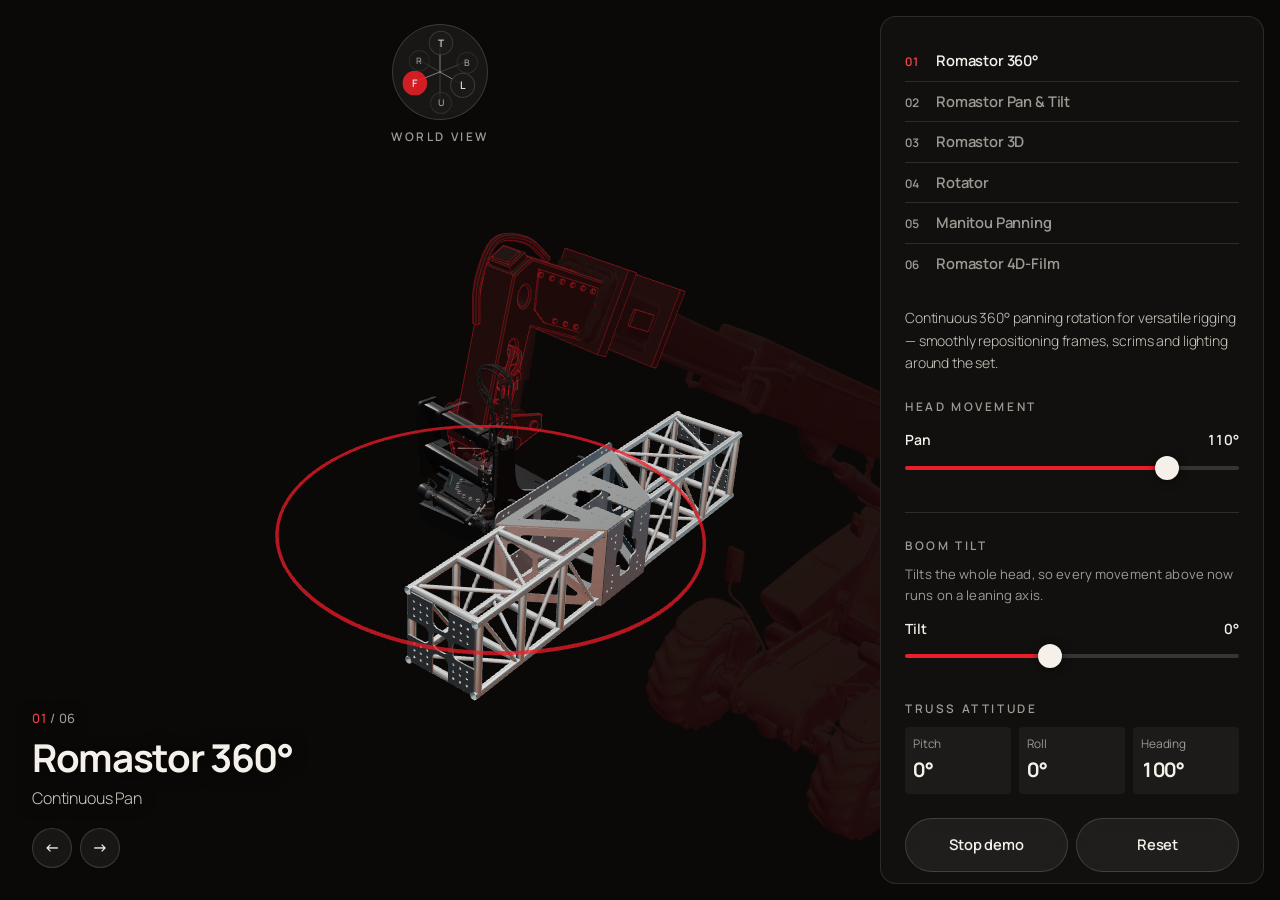
<file: aaa-telehandler-viewer/index.html>
<!doctype html>
<html lang="en-AU">
<head>
<meta charset="utf-8" />
<meta name="viewport" content="width=device-width,initial-scale=1,viewport-fit=cover" />
<title>Telehandler Attachments | All Angles Access</title>
<meta name="description" content="Cycle through the All Angles Access telehandler attachments in 3D and see how each head's movement combines with boom tilt." />
<link rel="icon" href="favicon.svg" type="image/svg+xml" />
<link rel="icon" href="favicon-32.png" sizes="32x32" type="image/png" />
<link rel="apple-touch-icon" href="apple-touch-icon.png" />
<script>
if (self !== top) {
  document.documentElement.classList.add('embedded');
  if (location.search.includes('inline')) document.documentElement.classList.add('inline');
  if (/[?&]card\b/.test(location.search)) document.documentElement.classList.add('inline', 'card');
  // Esc works from the first moment, before the viewer has loaded
  addEventListener('keydown', (e) => { if (e.key === 'Escape') parent.postMessage({ type: 'aaa-viewer:close' }, location.origin); });
}
</script>
<link rel="preconnect" href="https://fonts.googleapis.com" />
<link rel="preconnect" href="https://fonts.gstatic.com" crossorigin />
<link href="https://fonts.googleapis.com/css2?family=Manrope:wght@200;300;400;500;600;700;800&display=swap" rel="stylesheet" />
<link rel="stylesheet" href="styles.css" />
<script type="importmap">{"imports":{"three":"./vendor/three.module.js"}}</script>
</head>
<body>
<main class="app">
  <section class="stage" id="stage" aria-label="3D view of the attachment on the boom">
    <canvas id="gl" tabindex="0" aria-label="Drag to orbit, scroll or pinch to zoom"></canvas>

    <div class="loader" id="loader" role="status" aria-live="polite"><span class="bar"><i id="loaderBar"></i></span><span id="loaderText">Loading telehandler</span></div>

    <div class="world">
      <div class="gizmo" id="gizmo" role="group" aria-label="World view. Drag to rotate the view, or choose a side."><svg viewBox="0 0 96 96" aria-hidden="true"></svg></div>
      <span class="world-cap">World View</span>
    </div>

    <div class="title">
      <p class="count"><span id="idx">01</span><span class="of"> / 06</span></p>
      <h1 id="name">Romastor 360&deg;</h1>
      <p class="spec" id="spec">Continuous Pan</p>
      <div class="arrows">
        <button type="button" class="round" id="prev" aria-label="Previous attachment">&larr;</button>
        <button type="button" class="round" id="next" aria-label="Next attachment">&rarr;</button>
      </div>
    </div>
  </section>

  <aside class="panel" aria-label="Controls">
    <nav class="list" id="list" aria-label="Attachments"></nav>

    <p class="desc" id="desc"></p>

    <section class="group" aria-labelledby="fnHead">
      <h2 id="fnHead">Head movement</h2>
      <div id="funcs"></div>
    </section>

    <section class="group boom" aria-labelledby="boomHead">
      <h2 id="boomHead">Boom tilt</h2>
      <p class="note">Tilts the whole head, so every movement above now runs on a leaning axis.</p>
      <div id="boomSlot"></div>
    </section>

    <section class="attitude" aria-label="Resulting truss attitude">
      <h2>Truss attitude</h2>
      <dl>
        <div><dt>Pitch</dt><dd id="attPitch">0&deg;</dd></div>
        <div><dt>Roll</dt><dd id="attRoll">0&deg;</dd></div>
        <div><dt>Heading</dt><dd id="attHead">0&deg;</dd></div>
      </dl>
    </section>

    <div class="actions">
      <button type="button" class="btn btn-ghost" id="demo" aria-pressed="true">Stop demo</button>
      <button type="button" class="btn btn-ghost" id="reset">Reset</button>
    </div>
  </aside>
</main>
<script type="module" src="app.js"></script>
</body>
</html>
</file>
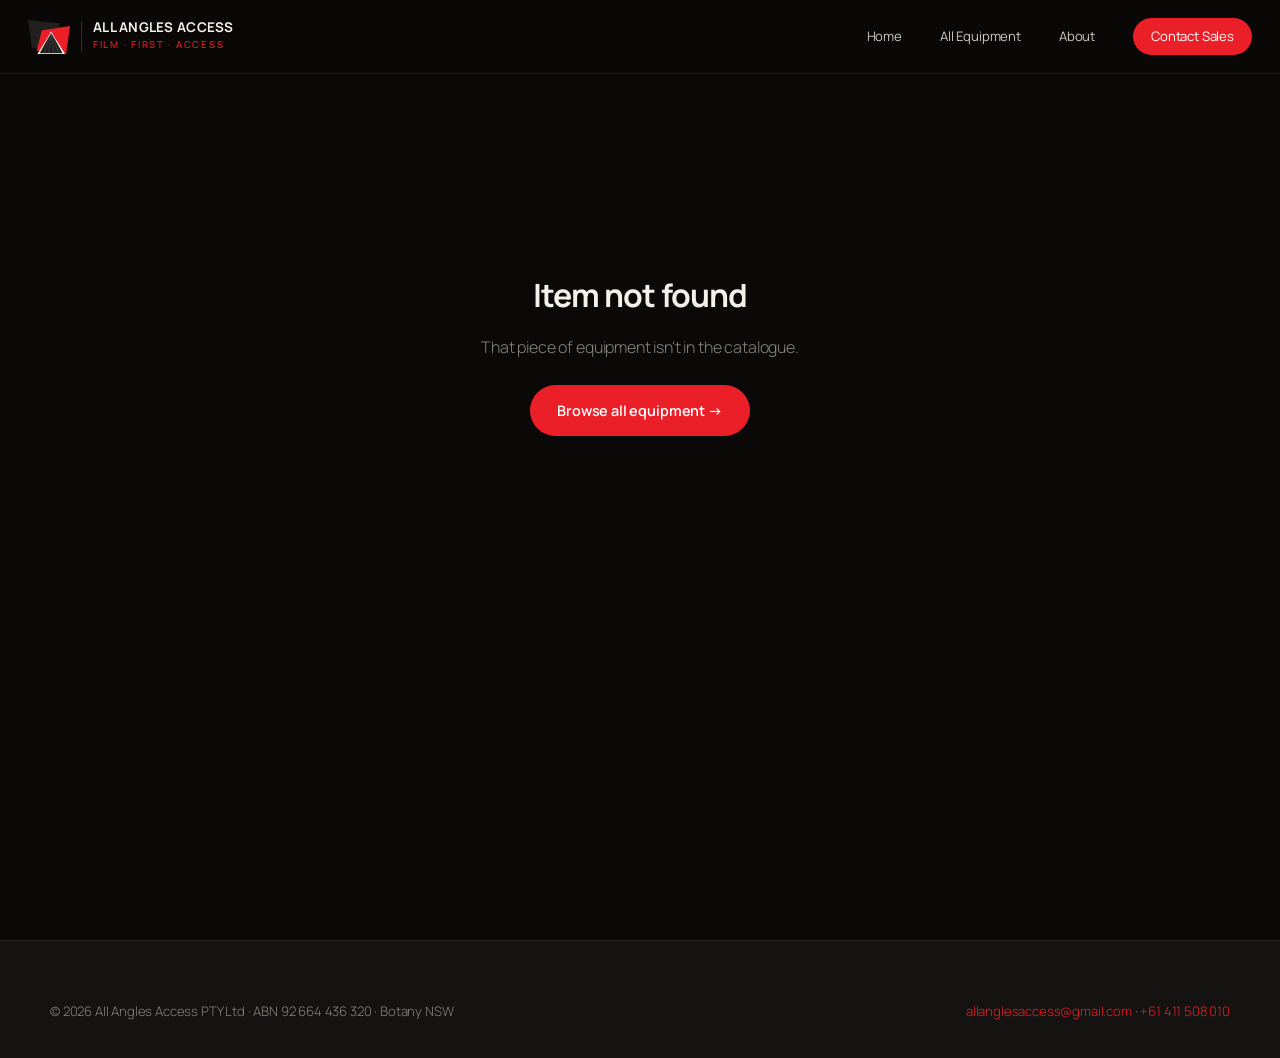
<file: item.html>
<!DOCTYPE html>
<html lang="en">
<head>
<meta charset="UTF-8" />
<meta name="viewport" content="width=device-width, initial-scale=1.0" />
<title>Equipment Detail | All Angles Access</title>
<meta name="description" content="Detailed specifications, gallery and related equipment from the All Angles Access fleet." />
<link rel="preconnect" href="https://fonts.googleapis.com" />
<link rel="preconnect" href="https://fonts.gstatic.com" crossorigin />
<link href="https://fonts.googleapis.com/css2?family=Manrope:wght@200;300;400;500;600;700;800&display=swap" rel="stylesheet" />
<style>
  :root{
    --c:#0a0908;--c1:#141312;--c2:#1d1b1a;--wb:#221F1F;
    --s:#EA1F27;--sg:rgba(234,31,39,.18);
    --p:#f5f1ea;--pd:#cfc9bf;--a:#8a857d;
    --r:rgba(245,241,234,.08);--rs:rgba(245,241,234,.16);
    --font:'Manrope',-apple-system,BlinkMacSystemFont,sans-serif;--maxw:1180px;
  }
  *{margin:0;padding:0;box-sizing:border-box}
  html{scroll-behavior:smooth;-webkit-text-size-adjust:100%}
  body{background:var(--c);color:var(--p);font-family:var(--font);font-weight:300;line-height:1.6;overflow-x:hidden;-webkit-font-smoothing:antialiased;letter-spacing:-0.01em}
  ::selection{background:var(--s);color:#fff}
  .wrap{max-width:var(--maxw);margin:0 auto;padding:0 28px}
  a{color:inherit}

  /* NAV */
  nav{position:fixed;top:0;left:0;right:0;z-index:1000;display:flex;align-items:center;justify-content:space-between;padding:18px 28px;background:rgba(10,9,8,.72);backdrop-filter:saturate(180%) blur(20px);border-bottom:1px solid var(--r)}
  nav .logo{display:flex;align-items:center;gap:11px;text-decoration:none}
  nav .logo svg{height:34px;width:auto;display:block}
  nav .logo-text{display:flex;flex-direction:column;gap:2px;border-left:1px solid var(--rs);padding-left:11px}
  nav .logo-name{font-weight:700;font-size:.84rem;letter-spacing:.02em;color:var(--p);line-height:1;text-transform:uppercase}
  nav .logo-sub{font-size:.6rem;letter-spacing:.18em;color:var(--s);text-transform:uppercase;font-weight:500}
  nav .nav-links{display:flex;gap:38px;align-items:center}
  nav .nav-links a{color:var(--pd);text-decoration:none;font-size:.82rem;font-weight:400;transition:color .3s}
  nav .nav-links a:hover,nav .nav-links a.active{color:var(--p)}
  nav .nav-cta{background:var(--s);color:#fff!important;padding:8px 18px;border-radius:980px;font-weight:600;font-size:.78rem;transition:background .3s,transform .3s}
  nav .nav-cta:hover{background:#ff2e36;transform:scale(1.04)}
  .menu-toggle{display:none;background:none;border:none;color:var(--p);cursor:pointer;font-size:1.4rem}

  .page{padding-top:110px;min-height:100vh}
  .breadcrumb{font-size:.8rem;color:var(--a);margin-bottom:30px;display:flex;gap:8px;align-items:center;flex-wrap:wrap}
  .breadcrumb a{color:var(--a);text-decoration:none;transition:color .3s}
  .breadcrumb a:hover{color:var(--s)}
  .breadcrumb .sep{color:var(--rs)}
  .breadcrumb .here{color:var(--pd)}

  /* HERO / ZOOM */
  .item-hero{display:grid;grid-template-columns:1.1fr 1fr;gap:56px;align-items:start;margin-bottom:30px}
  .stage{position:relative}
  .stage-main{aspect-ratio:4/3;border-radius:22px;overflow:hidden;border:1px solid var(--r);background:radial-gradient(circle at 50% 40%,#1c1a19 0%,#0d0c0b 100%);display:flex;align-items:center;justify-content:center;position:relative}
  .stage-main img{width:100%;height:100%;object-fit:cover;transition:opacity .4s}
  .stage-main img.contain{width:78%;height:78%;object-fit:contain;filter:drop-shadow(0 0 36px var(--sg))}
  .stage-main video{width:100%;height:100%;object-fit:cover;background:#000}
  .stage-main iframe{width:100%;height:100%;border:0}
  .stage-main .pdf-tile{display:flex;flex-direction:column;align-items:center;gap:14px;color:var(--pd)}
  .stage-main .pdf-tile svg{width:46px;height:46px;stroke:var(--s)}
  .stage-main .pdf-tile a{color:var(--s);text-decoration:none;font-weight:600;font-size:.9rem;border:1px solid var(--s);padding:8px 18px;border-radius:980px}
  .stage-nav{position:absolute;top:50%;transform:translateY(-50%);width:42px;height:42px;border-radius:50%;background:rgba(10,9,8,.6);border:1px solid var(--rs);backdrop-filter:blur(6px);color:var(--p);cursor:pointer;display:flex;align-items:center;justify-content:center;font-size:1.2rem;transition:background .3s,border-color .3s;z-index:3}
  .stage-nav:hover{background:var(--s);border-color:var(--s)}
  .stage-nav.prev{left:14px}.stage-nav.next{right:14px}
  .stage-kind{position:absolute;top:14px;left:16px;font-size:.66rem;font-weight:600;letter-spacing:.08em;text-transform:uppercase;color:#fff;background:rgba(234,31,39,.9);padding:4px 10px;border-radius:980px;z-index:3}
  .thumbs{display:flex;gap:10px;margin-top:14px;flex-wrap:wrap}
  .thumb{width:74px;height:56px;border-radius:10px;overflow:hidden;border:1px solid var(--r);cursor:pointer;position:relative;background:var(--c2);transition:border-color .3s,transform .3s;flex-shrink:0}
  .thumb:hover{transform:translateY(-2px)}
  .thumb.active{border-color:var(--s)}
  .thumb img{width:100%;height:100%;object-fit:cover}
  .thumb .play{position:absolute;inset:0;display:flex;align-items:center;justify-content:center;background:rgba(10,9,8,.45);color:#fff;font-size:.9rem}

  .info .brand-chip{display:inline-block;font-size:.7rem;font-weight:600;letter-spacing:.08em;text-transform:uppercase;color:#fff;background:var(--s);padding:5px 12px;border-radius:980px;margin-bottom:18px}
  .info .cat{font-size:.8rem;color:var(--a);letter-spacing:.04em;margin-bottom:10px;text-transform:uppercase}
  .info h1{font-weight:700;font-size:clamp(2rem,4.5vw,3.2rem);line-height:1.02;letter-spacing:-0.035em;margin-bottom:14px}
  .info .headline-spec{color:var(--s);font-size:1.05rem;font-weight:500;margin-bottom:24px}
  .info .long{color:var(--pd);font-size:1.05rem;font-weight:300;line-height:1.7;margin-bottom:30px}
  .info .actions{display:flex;gap:14px;flex-wrap:wrap}
  .btn{font-family:var(--font);font-size:.9rem;font-weight:600;letter-spacing:-0.01em;padding:13px 26px;border-radius:980px;text-decoration:none;transition:all .3s cubic-bezier(.16,1,.3,1);cursor:pointer;display:inline-flex;align-items:center;gap:8px;border:1px solid transparent}
  .btn-primary{background:var(--s);color:#fff}.btn-primary:hover{background:#ff2e36;transform:translateY(-2px);box-shadow:0 12px 34px var(--sg)}
  .btn-ghost{background:rgba(245,241,234,.06);color:var(--p);border-color:var(--rs)}.btn-ghost:hover{background:rgba(245,241,234,.12);transform:translateY(-2px)}

  /* SPECS */
  .section{padding:60px 0;border-top:1px solid var(--r)}
  .section.first{border-top:none}
  .section h2{font-weight:700;font-size:clamp(1.4rem,3vw,2rem);letter-spacing:-0.03em;margin-bottom:8px}
  .section .lead{color:var(--a);font-size:.9rem;margin-bottom:30px}
  .spec-table{display:grid;grid-template-columns:repeat(2,1fr);gap:1px;background:var(--r);border:1px solid var(--r);border-radius:16px;overflow:hidden}
  .spec-row{background:var(--c1);padding:20px 24px;display:flex;flex-direction:column;gap:5px}
  .spec-row .k{font-size:.72rem;letter-spacing:.12em;text-transform:uppercase;color:var(--a)}
  .spec-row .v{font-size:1.05rem;font-weight:500;color:var(--p);letter-spacing:-0.01em}

  /* GALLERY */
  .gallery{display:grid;grid-template-columns:repeat(4,1fr);grid-auto-rows:190px;gap:12px}
  .gallery .g{overflow:hidden;position:relative;border-radius:14px;border:1px solid var(--r);cursor:pointer}
  .gallery .g.tall{grid-row:span 2}.gallery .g.wide{grid-column:span 2}
  .gallery img{width:100%;height:100%;object-fit:cover;transition:transform .6s,filter .6s;filter:saturate(.9) brightness(.82)}
  .gallery .g:hover img{transform:scale(1.06);filter:saturate(1) brightness(1)}
  .gallery .cap{position:absolute;bottom:0;left:0;right:0;padding:14px 16px 12px;background:linear-gradient(transparent,rgba(10,9,8,.85));font-size:.78rem;font-weight:500;opacity:0;transition:opacity .4s}
  .gallery .g:hover .cap{opacity:1}

  /* RELATED */
  .rel-grid{display:grid;grid-template-columns:repeat(4,1fr);gap:16px}
  .rel-card{background:linear-gradient(165deg,var(--c2) 0%,var(--c1) 100%);border:1px solid var(--r);border-radius:18px;overflow:hidden;text-decoration:none;transition:transform .5s cubic-bezier(.16,1,.3,1),border-color .5s}
  .rel-card:hover{transform:translateY(-6px);border-color:var(--rs)}
  .rel-media{aspect-ratio:4/3;overflow:hidden;background:radial-gradient(circle at 50% 40%,#1c1a19 0%,#0d0c0b 100%);display:flex;align-items:center;justify-content:center}
  .rel-media img{width:100%;height:100%;object-fit:cover;transition:transform .5s cubic-bezier(.16,1,.3,1)}
  .rel-media img.contain{width:100%;height:100%;object-fit:contain;transform:scale(1.3);filter:drop-shadow(0 0 22px var(--sg))}
  .rel-card:hover .rel-media img.contain{transform:scale(1.4)}
  .rel-media .ph{font-weight:800;font-size:1.8rem;color:var(--wb)}
  .rel-body{padding:18px 20px 22px}
  .rel-body .rc{font-size:.7rem;letter-spacing:.1em;text-transform:uppercase;color:var(--s);margin-bottom:6px}
  .rel-body h4{font-weight:700;font-size:1.05rem;letter-spacing:-0.02em}

  /* LIGHTBOX */
  .lightbox{position:fixed;inset:0;z-index:2000;background:rgba(8,7,6,.94);backdrop-filter:blur(10px);display:none;align-items:center;justify-content:center;padding:40px}
  .lightbox.open{display:flex}
  .lightbox-content{max-width:1000px;width:100%;max-height:86vh;position:relative}
  .lightbox-content img,.lightbox-content video,.lightbox-content iframe{width:100%;max-height:86vh;object-fit:contain;border-radius:14px;display:block;background:#000}
  .lb-close{position:absolute;top:-44px;right:0;background:none;border:none;color:var(--p);font-size:1.8rem;cursor:pointer;line-height:1}
  .lb-nav{position:absolute;top:50%;transform:translateY(-50%);width:48px;height:48px;border-radius:50%;background:rgba(245,241,234,.1);border:1px solid var(--rs);color:#fff;cursor:pointer;font-size:1.4rem;display:flex;align-items:center;justify-content:center;transition:background .3s}
  .lb-nav:hover{background:var(--s)}
  .lb-nav.prev{left:-66px}.lb-nav.next{right:-66px}
  .lb-cap{text-align:center;color:var(--pd);font-size:.85rem;margin-top:16px}

  .notfound{text-align:center;padding:160px 28px;color:var(--a)}
  .notfound h1{font-weight:700;font-size:2rem;color:var(--p);margin-bottom:14px;letter-spacing:-0.03em}

  footer{padding:60px 28px 36px;border-top:1px solid var(--r);background:var(--c1);margin-top:40px}
  .foot-bottom{display:flex;justify-content:space-between;flex-wrap:wrap;gap:10px;color:var(--a);font-size:.82rem;font-weight:300;max-width:var(--maxw);margin:0 auto}
  .foot-bottom a{color:var(--s);text-decoration:none}

  @media (max-width:900px){
    .item-hero{grid-template-columns:1fr;gap:30px}
    .gallery,.rel-grid{grid-template-columns:repeat(2,1fr)}
    .lb-nav.prev{left:6px}.lb-nav.next{right:6px}
  }
  @media (max-width:680px){
    .wrap{padding:0 20px}nav{padding:14px 20px}nav .nav-links{display:none}.menu-toggle{display:block}
    .spec-table{grid-template-columns:1fr}.gallery{grid-auto-rows:150px}
  }
</style>
<script src="/aaa-telehandler-viewer/lightbox.js" defer></script>
<script src="/aaa-telehandler-viewer/site-buttons.js" defer></script>
<link rel="icon" href="/favicon.svg" type="image/svg+xml" />
<link rel="icon" href="/favicon-32.png" sizes="32x32" type="image/png" />
<link rel="apple-touch-icon" href="/apple-touch-icon.png" />
</head>
<body>

<nav>
  <a href="index.html" class="logo">
    <svg viewBox="0 0 272 220" xmlns="http://www.w3.org/2000/svg" aria-label="All Angles Access" role="img" style="height:34px;width:auto;">
      <polygon fill="#221F1F" points="200,21 0,0 26,183 226,173"/>
      <polygon fill="#EA1F27" points="272,39 89,68 56,199 247,217"/>
      <polygon fill="#221F1F" points="150,78 70,217 231,217"/>
      <g stroke="#fff" stroke-miterlimit="10" fill="none">
        <line stroke-width=".75" x1="150" y1="78" x2="167" y2="217"/>
        <line stroke-width=".75" x1="150" y1="78" x2="199" y2="217"/>
        <line stroke-width=".75" x1="150" y1="78" x2="231" y2="217"/>
        <line stroke-width=".7" x1="150" y1="78" x2="134" y2="217"/>
        <line stroke-width=".6" x1="150" y1="78" x2="102" y2="217"/>
        <line stroke-width=".5" x1="150" y1="78" x2="70" y2="217"/>
      </g>
      <path fill="#fff" d="m181,127l-31-53l-31,53l-58,93h179l-58-93Zm-105,88l33-62l41-71l41,71l33,62h-148Z"/>
    </svg>
    <span class="logo-text"><span class="logo-name">All Angles Access</span><span class="logo-sub">Film &middot; First &middot; Access</span></span>
  </a>
  <div class="nav-links">
    <a href="index.html">Home</a>
    <a href="equipment.html">All Equipment</a>
    <a href="index.html#about">About</a>
    <a href="index.html#contact" class="nav-cta">Contact Sales</a>
  </div>
  <button class="menu-toggle" aria-label="Menu" onclick="document.querySelector('.nav-links').style.display='flex'">&#9776;</button>
</nav>

<main class="page wrap" id="page"></main>

<div class="lightbox" id="lightbox">
  <div class="lightbox-content" id="lb-content">
    <button class="lb-close" id="lb-close" aria-label="Close">&times;</button>
    <button class="lb-nav prev" id="lb-prev" aria-label="Previous">&#8249;</button>
    <div id="lb-stage"></div>
    <button class="lb-nav next" id="lb-next" aria-label="Next">&#8250;</button>
    <div class="lb-cap" id="lb-cap"></div>
  </div>
</div>

<footer>
  <div class="foot-bottom">
    <span>&copy; 2026 All Angles Access PTY Ltd &middot; ABN 92 664 436 320 &middot; Botany NSW</span>
    <span><a href="mailto:allanglesaccess@gmail.com">allanglesaccess@gmail.com</a> &middot; <a href="tel:+61411508010">+61 411 508 010</a></span>
  </div>
</footer>

<script>
  const FALLBACK_EQUIP = {"items":[{"media":[],"brand":"Romastor","name":"Romastor 4D-Film","slug":"romastor-4d-film","order":0,"specs":[{"label":"Capacity","value":"2,000 kg"},{"label":"Axes","value":"Rotate \u00b7 tilt \u00b7 roll"},{"label":"Hitch","value":"Manitou 5T"},{"label":"Carries","value":"Alpha Truss"},{"label":"Application","value":"Film sets & events"}],"tags":["romastor","manitou","4d","tilt","roll","film"],"long_description":"The Romastor 4D-Film rotates, tilts and moves 2,000 kg in any direction, developed specifically for film sets and events. It is the ultimate solution for positioning film equipment in literally any orientation \u2014 shadow screens, green and blue screens, soft boxes, lighting rigs, wind, rain and snow machines, cameras and more.","image":"images/attachments/romastor-4d-film.webp","spec":"Rotate \u00b7 Tilt \u00b7 2,000 kg","description":"Rotates, tilts and moves 2,000 kg in any direction \u2014 built for film sets and events, positioning screens, lighting and cameras in any orientation.","category":"Attachments"},{"slug":"romastor-360","name":"Romastor 360\u00b0","category":"Attachments","brand":"Romastor","spec":"Continuous Pan","description":"Continuous 360\u00b0 panning rotation for versatile rigging \u2014 smoothly repositioning frames, scrims and lighting around the set.","long_description":"The Romastor 360\u00b0 provides continuous, uninterrupted horizontal rotation for versatile rigging work. It allows frames, scrims, soft-boxes and lighting elements to be panned and repositioned smoothly and safely around a set, giving riggers and gaffers precise placement without re-rigging. Engineered for reliability and certified for safe operation at height.","image":"https://static.wixstatic.com/media/5f3620_6d8bd79d468946b9bc54eb9c464b39da~mv2.gif","specs":[{"label":"Rotation","value":"360\u00b0 continuous horizontal"},{"label":"Axis","value":"Single (pan)"},{"label":"Direction","value":"Either direction, no stops"},{"label":"Compatibility","value":"Manitou MRT \u00b7 Magni"},{"label":"Application","value":"Film & television"}],"media":[],"tags":["romastor","manitou","magni","panning"],"order":1},{"slug":"romastor-pan-tilt","name":"Romastor Pan & Tilt","category":"Attachments","brand":"Romastor","spec":"360\u00b0 \u00b7 70\u00b0 Tilt","description":"360\u00b0 pan with up to 70\u00b0 tilt \u2014 versatile rigging for positioning frames, scrims and rigging loads at almost any angle.","long_description":"The Romastor Pan & Tilt combines 360\u00b0 horizontal rotation with up to 70\u00b0 of tilt, giving riggers exceptional versatility when positioning frames, scrims, diffusion and lighting loads. Its dual movement lets crews place and angle rigging elements safely and precisely, adapting to complex set geometry without additional rigging passes.","image":"https://static.wixstatic.com/media/5f3620_3d1aa9eb310a4b07865f584827163fa1~mv2.gif","specs":[{"label":"Horizontal Rotation","value":"360\u00b0"},{"label":"Tilt","value":"Up to 70\u00b0"},{"label":"Axes","value":"Dual (pan + tilt)"},{"label":"Compatibility","value":"Manitou MRT \u00b7 Magni"},{"label":"Application","value":"Angled rigging & positioning"}],"media":[],"tags":["romastor","manitou","magni","tilt"],"order":2},{"slug":"romastor-3d","name":"Romastor 3D","category":"Attachments","brand":"Romastor","spec":"Dual Axis \u00b7 Full Sphere","description":"Dual-axis full-sphere movement \u2014 maximum rigging versatility for frames, scrims and suspended loads in any orientation.","long_description":"The Romastor 3D offers dual-axis rotation across both horizontal and vertical planes for total spatial freedom. It delivers the widest rigging versatility in the range, letting crews orient frames, scrims and suspended elements in virtually any direction \u2014 safely, repeatably and without re-rigging \u2014 for the most demanding set requirements.","image":"https://static.wixstatic.com/media/5f3620_cc33e1d71b6c4d3ca25eec65016636d4~mv2.gif","specs":[{"label":"Rotation","value":"360\u00b0 horizontal + vertical"},{"label":"Axes","value":"Dual axis \u00b7 full sphere"},{"label":"Movement","value":"Continuous, either direction"},{"label":"Compatibility","value":"Manitou MRT \u00b7 Magni"},{"label":"Application","value":"Complex 3D rigging paths"}],"media":[],"tags":["romastor","manitou","magni"],"order":3},{"slug":"rotator","name":"Rotator","category":"Attachments","brand":"AAA","spec":"360\u00b0 Vertical","description":"Continuous 360\u00b0 vertical rotation in either direction \u2014 versatile, safe positioning of rigging loads, frames and scrims.","long_description":"The Rotator provides continuous 360\u00b0 vertical rotation in either direction, adding rigging versatility for positioning frames, scrims and suspended loads. Built for safe, controlled movement at height, it gives riggers a dependable way to orient and adjust rigging elements precisely on set.","image":"https://static.wixstatic.com/media/5f3620_6748882355d04460bc2f86dd9c925366~mv2.gif","specs":[{"label":"Rotation","value":"360\u00b0 continuous vertical"},{"label":"Direction","value":"Either direction"},{"label":"Axis","value":"Single (vertical)"},{"label":"Compatibility","value":"Manitou MRT \u00b7 Magni"},{"label":"Application","value":"Vertical reveals & rigging"}],"media":[],"tags":["aaa","manitou","magni"],"order":4},{"slug":"magni-panning-head","name":"Magni Panning Head","category":"Attachments","brand":"Magni","spec":"180\u00b0 Single Axis","description":"180\u00b0 single-axis movement, matched to our Manitou MRT fleet \u2014 versatile, safe rigging for frames, scrims and loads.","long_description":"The Magni Panning Head delivers smooth 180\u00b0 single-axis movement and pairs perfectly with our Manitou MRT telehandlers. It is built for versatile rigging \u2014 panning frames, scrims and lighting loads into position safely and precisely, giving crews flexible placement without compromising stability at height.","image":"https://static.wixstatic.com/media/5f3620_086458e010234109b75f868d998bdbda~mv2.gif","specs":[{"label":"Rotation","value":"180\u00b0 horizontal"},{"label":"Axis","value":"Single (pan)"},{"label":"Designed For","value":"Magni \u00b7 Manitou MRT"},{"label":"Application","value":"Clean horizontal pans"}],"media":[],"tags":["magni","panning"],"order":5},{"slug":"alpha-truss","name":"Alpha Truss","category":"Attachments","brand":"AAA","spec":"Trussing System","description":"Specialist trussing and truss attachments \u2014 versatile, certified rigging for frames, scrims, lighting and structural loads.","long_description":"The Alpha Truss system provides specialist trussing and truss attachments for complex rigging. It carries frames, scrims, lighting, rope lines and structural loads with versatility and safety at its core \u2014 designed, certified and crewed for demanding film and television rigging where stability and adaptability matter most.","image":"https://static.wixstatic.com/media/5f3620_0f6153f8eb3e41f9ab038abdb9dc3ae6~mv2.gif","specs":[{"label":"Type","value":"Modular truss system"},{"label":"Use","value":"Rigging \u00b7 lighting \u00b7 structural"},{"label":"Build","value":"In-house fabricated"},{"label":"Application","value":"Custom set structures"}],"media":[],"tags":["aaa","truss","rigging"],"order":6},{"slug":"manitou-mrt-2660-e","name":"Manitou MRT 2660 E","category":"Telehandlers","brand":"Manitou","spec":"6T \u00b7 26M \u00b7 Electric \u00b7 First in Country","description":"Australia\u2019s first electric slewing telehandler \u2014 6T capacity, 26M reach. Zero exhaust and fumes for safe indoor studio operation.","long_description":"The Manitou MRT 2660 E is the first electric rotating telehandler in the country \u2014 a genuine industry first. With 6 tonne capacity and 26 metre reach, it matches the performance of its diesel counterpart while running completely emission-free. Because it produces no exhaust or fumes, it can be operated inside sound stages and studios where diesel machines simply cannot go \u2014 making it ideal for interior rigging, enclosed sets and emission-sensitive environments, with silent operation that suits live-sound shooting.","image":"https://static.wixstatic.com/media/5f3620_3137f6b58b4f4452ba59ced6061bb963~mv2.png","specs":[{"label":"Capacity","value":"6 tonnes"},{"label":"Max Reach","value":"26 metres"},{"label":"Type","value":"Rotating (slewing) telehandler"},{"label":"Rotation","value":"360\u00b0 turret"},{"label":"Drive","value":"Fully electric \u00b7 zero emission"}],"media":[],"tags":["manitou","telehandler","electric","6t","studio","emissionfree","firstincountry"],"order":1},{"slug":"manitou-mrt-2660","name":"Manitou MRT 2660","category":"Telehandlers","brand":"Manitou","spec":"6T \u00b7 26M","description":"Rotating telehandler with 6 tonne capacity and 26 metre reach \u2014 the workhorse of the fleet.","long_description":"The workhorse of the fleet. The MRT 2660 rotating telehandler delivers 6 tonnes of capacity and 26 metres of reach with a 360 degree turret, handling the full spectrum of lifting, placement and rigging tasks across feature, TVC and series productions.","image":"https://static.wixstatic.com/media/5f3620_1f02fa6e88c1477e955643e6d3012f62~mv2.png","specs":[{"label":"Capacity","value":"6 tonnes"},{"label":"Max Reach","value":"26 metres"},{"label":"Type","value":"Rotating (slewing) telehandler"},{"label":"Rotation","value":"360\u00b0 turret"},{"label":"Drive","value":"Diesel"}],"media":[],"tags":["manitou","telehandler","6t"],"order":2},{"slug":"manitou-mrt-2150","name":"Manitou MRT 2150","category":"Telehandlers","brand":"Manitou","spec":"5T \u00b7 21M","description":"Compact rotating telehandler \u2014 5 tonne capacity, 21 metre reach. Versatile in limited-access environments.","long_description":"A more compact rotating telehandler offering 5 tonnes of capacity and 21 metres of reach. Its smaller footprint makes it the versatile choice for limited-access environments and tighter set conditions without sacrificing rotating capability.","image":"https://static.wixstatic.com/media/5f3620_564efbee064e49d1a69c3095baa2a9fe~mv2.png","specs":[{"label":"Capacity","value":"5 tonnes"},{"label":"Max Reach","value":"21 metres"},{"label":"Type","value":"Rotating (slewing) telehandler"},{"label":"Rotation","value":"360\u00b0 turret"},{"label":"Best For","value":"Limited-access sites"}],"media":[],"tags":["manitou","telehandler","5t"],"order":3},{"slug":"magni-th6-20","name":"Magni TH6.20","category":"Telehandlers","brand":"Magni","spec":"6T \u00b7 20M","description":"Fixed-frame telehandler engineered for reliability and reach across film and construction applications.","long_description":"The Magni TH6.20 is a fixed-frame telehandler delivering 6 tonnes of capacity and around 20 metres of reach. Dependable and straightforward, it covers everyday lifting and placement across film and construction applications.","image":"https://static.wixstatic.com/media/5f3620_e6cb996c098b41369c04e6692a81cccf~mv2.png","specs":[{"label":"Capacity","value":"6 tonnes"},{"label":"Max Reach","value":"~20 metres"},{"label":"Type","value":"Fixed-frame telehandler"},{"label":"Brand","value":"Magni"}],"media":[],"tags":["magni","telehandler"],"order":4},{"slug":"magni-th-5-5-19","name":"Magni TH 5.5 19","category":"Telehandlers","brand":"Magni","spec":"5.5T \u00b7 19M","description":"Fixed-frame Magni telehandler \u2014 dependable lifting and placement for everyday production needs.","long_description":"A fixed-frame Magni telehandler rated to roughly 5.5 tonnes and 19 metres of reach. A dependable everyday machine for lifting and placement where a rotating turret isn't required.","image":"https://static.wixstatic.com/media/5f3620_73de96345117431b8f3e07c6cc01bedd~mv2.png","specs":[{"label":"Capacity","value":"~5.5 tonnes"},{"label":"Max Reach","value":"~19 metres"},{"label":"Type","value":"Fixed-frame telehandler"},{"label":"Brand","value":"Magni"}],"media":[],"tags":["magni","telehandler"],"order":5},{"slug":"design-engineering","name":"Design & Engineering","category":"Services","brand":"AAA","spec":"In-House","description":"Structural engineers and designers with 100+ years combined film experience, building the solution that's right for your production.","long_description":"Our in-house designers and structural engineers bring over 100 years of combined film experience to every brief. From concept to certified solution, we design custom rigs, adaptions and attachments built specifically around your production's needs.","image":"","specs":[{"label":"Discipline","value":"Design & structural engineering"},{"label":"Experience","value":"100+ years combined"},{"label":"Delivery","value":"Concept to certified build"}],"media":[],"tags":["service","design","engineering"],"order":1},{"slug":"laser-plasma-cutting","name":"Laser & Plasma Cutting","category":"Services","brand":"AAA","spec":"Fabrication","description":"Full bed and tube laser cutting plus plasma facilities \u2014 precision fabrication in steel and aluminium.","long_description":"A complete fabrication capability \u2014 full bed and tube laser cutting alongside plasma cutting facilities. Precision work in steel and aluminium, all under one roof in our Botany workshop, supporting both our own builds and custom client jobs.","image":"images/services/laser-cutter-01.jpg","specs":[{"label":"Services","value":"Laser & plasma cutting"},{"label":"Materials","value":"Steel \u00b7 aluminium"},{"label":"Capability","value":"Full bed & tube laser"}],"media":[],"tags":["service","fabrication","cutting","laser","plasma"],"order":2},{"slug":"motion-control","name":"Motion Control","category":"Services","brand":"AAA","spec":"Automated Systems","description":"Gimbals, winches and automated control systems for almost any in-camera film requirement.","long_description":"Gimbals, winches and automated control systems engineered for almost any in-camera requirement. Our motion control specialists deliver repeatable, frame-accurate movement for the most demanding shots.","image":"images/gallery/gallery-03.jpg","specs":[{"label":"Systems","value":"Gimbals \u00b7 winches \u00b7 automation"},{"label":"Use","value":"In-camera motion control"}],"media":[{"kind":"image","url":"images/gallery/gallery-04.jpg","caption":"Helicopter rigging \u2014 telehandler-mounted motion work"}],"tags":["service","motion","rigging","helicopter"],"order":3},{"slug":"rigging-services","name":"Rigging Services","category":"Services","brand":"AAA","spec":"Specialist Rigging","description":"Lighting, stunts and special effects rigging \u2014 designed, certified and crewed by specialists.","long_description":"Specialist rigging for lighting, stunts and special effects \u2014 designed, certified and crewed by our experienced team. Safety-first solutions for the most ambitious set-ups, manned by people who've worked across every department.","image":"images/gallery/gallery-09.jpg","specs":[{"label":"Disciplines","value":"Lighting \u00b7 stunts \u00b7 SFX rigging"},{"label":"Delivery","value":"Designed \u00b7 certified \u00b7 crewed"}],"media":[{"kind":"image","url":"images/gallery/gallery-10.jpg","caption":"AlphaTruss rigging with suspended rope line"}],"tags":["service","rigging","alphatruss","rope"],"order":4},{"slug":"atlas-copco-xas-375","name":"Atlas Copco XAS 375 DD6 Compressor","category":"Plant Hire","brand":"Atlas Copco","spec":"392 CFM \u00b7 Diesel","description":"Heavy-duty portable diesel air compressor \u2014 392 CFM free air delivery for SFX, pneumatics and rigging.","long_description":"The Atlas Copco XAS 375 DD6 is a portable, oil-injected rotary-screw diesel air compressor delivering 392 CFM of free air at 102 psi working pressure. Powered by a reliable Deutz diesel engine, its silenced canopy makes it suitable for use near sound-sensitive sets, residential areas and night work \u2014 ideal for special effects, pneumatic rigs and air-hungry on-set requirements.","image":"images/plant/plant-01.jpg","specs":[{"label":"Free Air Delivery","value":"392 CFM"},{"label":"Working Pressure","value":"102 psi (7 bar)"},{"label":"Type","value":"Oil-injected rotary screw"},{"label":"Engine","value":"Deutz diesel"},{"label":"Configuration","value":"Single-axle towable"},{"label":"Best For","value":"SFX \u00b7 pneumatics \u00b7 sandblasting"}],"media":[{"kind":"image","url":"images/plant/plant-03.jpg","caption":"Atlas Copco XAS 375 DD6"},{"kind":"image","url":"images/plant/plant-04.jpg","caption":"Atlas Copco XAS 375 DD6"},{"kind":"image","url":"images/plant/plant-05.jpg","caption":"Atlas Copco XAS 375 DD6"},{"kind":"image","url":"images/plant/plant-06.jpg","caption":"Atlas Copco XAS 375 DD6"},{"kind":"image","url":"images/plant/plant-11.jpg","caption":"Atlas Copco XAS 375 DD6"}],"tags":["atlascopco","compressor","plant","air","sfx"],"order":1},{"slug":"denyo-dca-45usi-generator","name":"Denyo DCA-45USI2 Generator","category":"Plant Hire","brand":"AAA","spec":"45 kVA \u00b7 Ultra-Silenced","description":"Ultra-silenced 45 kVA three-phase diesel generator \u2014 film-grade quiet power.","long_description":"The Denyo DCA-45USI2 is an ultra-silenced diesel generator built for the film industry, delivering 37 kVA at 50 Hz (45 kVA at 60 Hz) in three-phase operation. Powered by an Isuzu turbo-diesel engine with a brushless AVR alternator, its sound-insulated canopy keeps it whisper-quiet on set \u2014 perfect for powering lighting and equipment without intruding on sound recording.","image":"images/plant/plant-07.jpg","specs":[{"label":"Output","value":"37 kVA (50 Hz) / 45 kVA (60 Hz)"},{"label":"Phase","value":"Three-phase"},{"label":"Engine","value":"Isuzu turbo-diesel"},{"label":"Alternator","value":"Brushless with AVR"},{"label":"Noise","value":"Ultra-silenced canopy"},{"label":"Best For","value":"Film \u00b7 TV \u00b7 sound-sensitive sets"}],"media":[{"kind":"image","url":"images/plant/plant-02.jpg","caption":"Denyo DCA-45USI2 Generator"}],"tags":["generator","plant","power","silent","denyo"],"order":2},{"slug":"track-mats","name":"Track Mats","category":"Plant Hire","brand":"AAA","spec":"Ground Access","description":"Heavy-duty track mats for safe machine access and ground protection across difficult terrain.","long_description":"Heavy-duty composite track mats that create safe, stable access for telehandlers and plant while protecting sensitive ground, turf and surfaces. Essential for moving machinery across grass, sand and uneven terrain on location without leaving a mark.","image":"images/plant/plant-08.jpg","specs":[{"label":"Type","value":"Composite access matting"},{"label":"Use","value":"Machine access \u00b7 ground protection"},{"label":"Surfaces","value":"Grass \u00b7 sand \u00b7 uneven terrain"}],"media":[{"kind":"image","url":"images/plant/plant-09.jpg","caption":"Track Mats"},{"kind":"image","url":"images/plant/plant-10.jpg","caption":"Track Mats"}],"tags":["trackmats","plant","access"],"order":3},{"slug":"hyundai-mighty-flatbed","name":"Hyundai Mighty Flatbed","category":"Vehicles","brand":"Hyundai","spec":"4.5\u20136.5t GVM","description":"Hyundai Mighty flatbed / tilt-tray truck for transporting attachments, plant and gear to set.","long_description":"The Hyundai Mighty is a light-rigid flatbed and tilt-tray truck rated from 4.5t GVM (car licence) up to 6.5t. With a steel tray and drop-down sides, it's the everyday workhorse for moving attachments, plant and crew gear to and from set quickly and efficiently.","image":"images/vehicles/vehicles-03.jpg","specs":[{"label":"GVM","value":"4.5t \u2013 6.5t"},{"label":"Body","value":"Steel flatbed / tilt-tray"},{"label":"Licence","value":"Car (4.5t) or Light Rigid"},{"label":"Use","value":"Equipment & gear transport"}],"media":[],"tags":["hyundai","vehicle","flatbed","transport"],"order":1},{"slug":"hino-box-truck","name":"Hino Box Truck","category":"Vehicles","brand":"Hino","spec":"Enclosed Pantech","description":"Enclosed Hino box truck for secure, weatherproof transport of equipment and sensitive gear.","long_description":"A Hino box (pantech) truck providing fully enclosed, weatherproof transport for attachments, tools and sensitive equipment. Ideal for keeping gear secure and protected between locations.","image":"images/vehicles/vehicles-01.jpg","specs":[{"label":"Body","value":"Enclosed pantech box"},{"label":"Brand","value":"Hino"},{"label":"Use","value":"Secure equipment transport"}],"media":[{"kind":"image","url":"images/vehicles/vehicles-09.jpg","caption":"Hino Box Truck"}],"tags":["hino","vehicle","boxtruck","transport"],"order":2},{"slug":"scania-water-tanker","name":"Scania P-Series Water Tanker","category":"Vehicles","brand":"Scania","spec":"Water Supply","description":"Scania P-Series water tanker for on-set water supply, dust suppression and effects.","long_description":"A Scania P-Series water tanker supplying water on location for dust suppression, special effects, wet-downs and general production needs. A heavy-duty, reliable platform for high-volume water delivery to set.","image":"images/vehicles/vehicles-04.jpg","specs":[{"label":"Type","value":"Water tanker"},{"label":"Chassis","value":"Scania P-Series"},{"label":"Use","value":"Dust suppression \u00b7 wet-downs \u00b7 SFX"}],"media":[{"kind":"image","url":"images/vehicles/vehicles-07.jpg","caption":"Scania Water Tanker"},{"kind":"image","url":"images/vehicles/vehicles-08.jpg","caption":"Scania Water Tanker"}],"tags":["scania","vehicle","water","tanker"],"order":3},{"slug":"volvo-crane-truck","name":"Volvo Crane Truck","category":"Vehicles","brand":"AAA","spec":"Flatbed + Crane","description":"Volvo flatbed truck with mounted crane for loading, transport and on-site lifting.","long_description":"A Volvo flatbed truck fitted with a mounted crane (HIAB), combining transport and lifting in one platform. Used to load and place attachments, plant and rigging on site without needing a separate crane.","image":"images/vehicles/vehicles-05.jpg","specs":[{"label":"Body","value":"Flatbed with mounted crane"},{"label":"Chassis","value":"Volvo"},{"label":"Use","value":"Transport + on-site lifting"}],"media":[{"kind":"image","url":"images/vehicles/vehicles-06.jpg","caption":"Volvo Crane Truck"}],"tags":["volvo","vehicle","crane","transport"],"order":4},{"slug":"4x4-ute","name":"4x4 Ute","category":"Vehicles","brand":"AAA","spec":"Crew \u00b7 Site Access","description":"4x4 tray-back ute for crew transport, gear runs and access across rough and remote location terrain.","long_description":"A 4x4 tray-back ute for fast crew movement, equipment runs and reaching difficult or remote locations. Rugged all-terrain capability makes it the go-anywhere support vehicle for production days on location.","image":"images/vehicles/vehicles-02.jpg","specs":[{"label":"Drive","value":"4x4 / All-terrain"},{"label":"Body","value":"Tray-back ute"},{"label":"Use","value":"Crew transport \u00b7 gear runs \u00b7 site access"}],"media":[],"tags":["ute","4x4","vehicle","crew","transport"],"order":5}]};
  const FALLBACK_GALLERY = {"images":[{"title":"Merlo Telehandler with AlphaTruss","image":"images/gallery/gallery-01.jpg","tags":["merlo","alphatruss","telehandler","onset"],"order":1},{"title":"Merlo Telehandler with AlphaTruss","image":"images/gallery/gallery-02.jpg","tags":["merlo","alphatruss","telehandler","onset"],"order":2},{"title":"Telehandler with AlphaTruss","image":"images/gallery/gallery-03.jpg","tags":["alphatruss","telehandler","onset"],"order":3},{"title":"Telehandler with AlphaTruss","image":"images/gallery/gallery-04.jpg","tags":["alphatruss","telehandler","onset"],"order":4},{"title":"Magni Telehandler with AlphaTruss","image":"images/gallery/gallery-05.jpg","tags":["magni","alphatruss","telehandler","onset"],"order":5},{"title":"Magni Telehandler with AlphaTruss","image":"images/gallery/gallery-06.jpg","tags":["magni","alphatruss","telehandler","onset"],"order":6},{"title":"Manitou Telehandler with AlphaTruss","image":"images/gallery/gallery-07.jpg","tags":["manitou","alphatruss","telehandler","onset"],"order":7},{"title":"Manitou Telehandler with AlphaTruss","image":"images/gallery/gallery-08.jpg","tags":["manitou","alphatruss","telehandler","onset"],"order":8},{"title":"Manitou Telehandler with AlphaTruss","image":"images/gallery/gallery-09.jpg","tags":["manitou","alphatruss","telehandler","onset"],"order":9},{"title":"Manitou Telehandler with AlphaTruss","image":"images/gallery/gallery-10.jpg","tags":["manitou","alphatruss","telehandler","onset"],"order":10},{"title":"Telehandler with AlphaTruss","image":"images/gallery/gallery-11.jpg","tags":["alphatruss","telehandler","onset"],"order":11},{"title":"Telehandler with AlphaTruss","image":"images/gallery/gallery-12.jpg","tags":["alphatruss","telehandler","onset"],"order":12},{"title":"Telehandler with AlphaTruss","image":"images/gallery/gallery-13.jpg","tags":["alphatruss","telehandler","onset"],"order":13},{"title":"Telehandler with AlphaTruss","image":"images/gallery/gallery-14.jpg","tags":["alphatruss","telehandler","onset"],"order":14},{"title":"Telehandler with AlphaTruss","image":"images/gallery/gallery-15.jpg","tags":["alphatruss","telehandler","onset"],"order":15},{"title":"Magni Telehandler with AlphaTruss","image":"images/gallery/gallery-16.jpg","tags":["magni","alphatruss","telehandler","onset"],"order":16},{"title":"Magni Telehandler with AlphaTruss","image":"images/gallery/gallery-17.jpg","tags":["magni","alphatruss","telehandler","onset"],"order":17},{"title":"Magni Telehandler with AlphaTruss","image":"images/gallery/gallery-18.jpg","tags":["magni","alphatruss","telehandler","onset"],"order":18},{"title":"Magni Telehandler with AlphaTruss","image":"images/gallery/gallery-19.jpg","tags":["magni","alphatruss","telehandler","onset"],"order":19},{"title":"Magni Telehandler with AlphaTruss","image":"images/gallery/gallery-20.jpg","tags":["magni","alphatruss","telehandler","onset"],"order":20},{"title":"Manitou Telehandler with AlphaTruss","image":"images/gallery/gallery-21.jpg","tags":["manitou","alphatruss","telehandler","onset"],"order":21},{"title":"Manitou Telehandler with AlphaTruss","image":"images/gallery/gallery-22.jpg","tags":["manitou","alphatruss","telehandler","onset"],"order":22},{"title":"Manitou Telehandler with AlphaTruss","image":"images/gallery/gallery-23.jpg","tags":["manitou","alphatruss","telehandler","onset"],"order":23},{"title":"Manitou Telehandler with AlphaTruss","image":"images/gallery/gallery-24.jpg","tags":["manitou","alphatruss","telehandler","onset"],"order":24},{"title":"Manitou Telehandler with AlphaTruss","image":"images/gallery/gallery-25.jpg","tags":["manitou","alphatruss","telehandler","onset"],"order":25},{"title":"Merlo Telehandler with AlphaTruss","image":"images/gallery/gallery-26.jpg","tags":["merlo","alphatruss","telehandler","onset"],"order":26},{"title":"Merlo Telehandler with AlphaTruss","image":"images/gallery/gallery-27.jpg","tags":["merlo","alphatruss","telehandler","onset"],"order":27},{"title":"Telehandler with AlphaTruss","image":"images/gallery/gallery-28.jpg","tags":["alphatruss","telehandler","onset"],"order":28},{"title":"Magni Telehandler with AlphaTruss","image":"images/gallery/gallery-29.jpg","tags":["magni","alphatruss","telehandler","onset"],"order":29},{"title":"Manitou Telehandler with AlphaTruss","image":"images/gallery/gallery-30.jpg","tags":["manitou","alphatruss","telehandler","onset"],"order":30},{"title":"Manitou Telehandler with AlphaTruss","image":"images/gallery/gallery-31.jpg","tags":["manitou","alphatruss","telehandler","onset"],"order":31},{"title":"Manitou Telehandler with AlphaTruss","image":"images/gallery/gallery-32.jpg","tags":["manitou","alphatruss","telehandler","onset"],"order":32},{"title":"Manitou Telehandler with AlphaTruss","image":"images/gallery/gallery-33.jpg","tags":["manitou","alphatruss","telehandler","onset"],"order":33},{"title":"Telehandler with AlphaTruss","image":"images/gallery/gallery-34.jpg","tags":["alphatruss","telehandler","onset"],"order":34},{"title":"Telehandler with AlphaTruss","image":"images/gallery/gallery-35.jpg","tags":["alphatruss","telehandler","onset"],"order":35},{"title":"Telehandler with AlphaTruss","image":"images/gallery/gallery-36.jpg","tags":["alphatruss","telehandler","onset"],"order":36},{"title":"Telehandler with AlphaTruss","image":"images/gallery/gallery-37.jpg","tags":["alphatruss","telehandler","onset"],"order":37}]};
  let EQUIP = FALLBACK_EQUIP.items;
  let GALLERY = FALLBACK_GALLERY.images;

  const slugify = s => (s||"").toLowerCase().replace(/[^a-z0-9]+/g,'-').replace(/^-+|-+$/g,'');
  const getParam = k => new URLSearchParams(location.search).get(k);
  const isContain = c => c==="Attachments" || c==="Telehandlers";

  // media list state for the slideshow
  let MEDIA = [];
  let cur = 0;

  (async function init(){
    try {
      const [e,g] = await Promise.all([fetch('/content/equipment.json'), fetch('/content/gallery.json')]);
      if (e.ok) EQUIP = (await e.json()).items;
      if (g.ok) GALLERY = (await g.json()).images;
    } catch(err){ /* fallback */ }
    render();
  })();

  function videoEmbed(url){
    const yt = url.match(/(?:youtu\.be\/|youtube\.com\/(?:watch\?v=|embed\/))([\w-]+)/);
    if (yt) return `<iframe src="https://www.youtube.com/embed/${yt[1]}" allow="accelerometer;autoplay;clipboard-write;encrypted-media;gyroscope;picture-in-picture" allowfullscreen></iframe>`;
    const vm = url.match(/vimeo\.com\/(\d+)/);
    if (vm) return `<iframe src="https://player.vimeo.com/video/${vm[1]}" allow="autoplay;fullscreen;picture-in-picture" allowfullscreen></iframe>`;
    return `<video src="${url}" controls></video>`;
  }

  function render(){
    const slug = getParam('id');
    const item = EQUIP.find(i => (i.slug||slugify(i.name)) === slug);
    const page = document.getElementById('page');

    if (!item){
      page.innerHTML = `<div class="notfound"><h1>Item not found</h1><p>That piece of equipment isn't in the catalogue.</p><p style="margin-top:24px"><a class="btn btn-primary" href="equipment.html">Browse all equipment &rarr;</a></p></div>`;
      return;
    }
    document.title = item.name + " | All Angles Access";

    // build media list: item image, then assigned media, then tag-matched gallery
    MEDIA = [];
    if (item.image) MEDIA.push({kind:'image', url:item.image, caption:item.name, contain:isContain(item.category)});
    (item.media||[]).forEach(m => MEDIA.push({kind:(m.kind||'image').toLowerCase(), url:m.url, caption:m.caption||item.name}));
    const itags = (item.tags||[]).map(t=>t.toLowerCase());
    const bundled = GALLERY.filter(im => (im.tags||[]).some(t=>itags.includes(t.toLowerCase())));
    bundled.forEach(im => { if (!MEDIA.some(x=>x.url===im.image)) MEDIA.push({kind:'image', url:im.image, caption:im.title}); });
    if (!MEDIA.length) MEDIA.push({kind:'placeholder', caption:item.name});
    cur = 0;

    const specRows = (item.specs||[]).map(s => `<div class="spec-row"><span class="k">${s.label}</span><span class="v">${s.value}</span></div>`).join("");
    const related = EQUIP.filter(i => i!==item && (i.tags||[]).some(t=>itags.includes(t.toLowerCase()))).slice(0,8);
    const relCards = related.map(r => `
      <a class="rel-card" href="item.html?id=${r.slug||slugify(r.name)}">
        <div class="rel-media">${r.image ? `<img class="${isContain(r.category)?'contain':''}" src="${r.image}" alt="${r.name}" loading="lazy"/>` : `<span class="ph">AAA</span>`}</div>
        <div class="rel-body"><div class="rc">${r.category}</div><h4>${r.name}</h4></div>
      </a>`).join("");

    // bundled gallery (images only) for the in-page gallery grid
    const galleryImgs = MEDIA.filter(m => m.kind==='image');

    page.innerHTML = `
      <div class="breadcrumb">
        <a href="index.html">Home</a><span class="sep">/</span>
        <a href="equipment.html">All Equipment</a><span class="sep">/</span>
        <a href="equipment.html#${item.category}">${item.category}</a><span class="sep">/</span>
        <span class="here">${item.name}</span>
      </div>

      <div class="item-hero">
        <div class="stage">
          <div class="stage-main" id="stage-main"></div>
          ${MEDIA.length>1 ? `<button class="stage-nav prev" id="st-prev" aria-label="Previous">&#8249;</button><button class="stage-nav next" id="st-next" aria-label="Next">&#8250;</button>` : ``}
          ${MEDIA.length>1 ? `<div class="thumbs" id="thumbs"></div>` : ``}
        </div>
        <div class="info">
          <span class="brand-chip">${item.brand}</span>
          <div class="cat">${item.category}</div>
          <h1>${item.name}</h1>
          <div class="headline-spec">${item.spec||""}</div>
          <p class="long">${item.long_description || item.description || ""}</p>
          <div class="actions">
            <a class="btn btn-primary" href="mailto:allanglesaccess@gmail.com?subject=AAA%20Enquiry%20-%20${encodeURIComponent(item.name)}">Enquire About This &rarr;</a>
            <a class="btn btn-ghost" href="equipment.html">Back to Equipment</a>
          </div>
        </div>
      </div>

      ${specRows ? `<section class="section first"><h2>Specifications</h2><div class="lead">Technical detail &amp; compatibility</div><div class="spec-table">${specRows}</div></section>` : ``}

      ${galleryImgs.length>1 ? `<section class="section"><h2>Gallery</h2><div class="lead">Bundled imagery &mdash; ${item.name} and related ${item.brand} equipment on set</div><div class="gallery" id="page-gallery"></div></section>` : ``}

      ${relCards ? `<section class="section"><h2>Related Equipment</h2><div class="lead">Machines, attachments &amp; services that share tags with this item</div><div class="rel-grid">${relCards}</div></section>` : ``}
    `;

    paintStage();
    if (MEDIA.length>1){
      paintThumbs();
      document.getElementById('st-prev').onclick = ()=>step(-1);
      document.getElementById('st-next').onclick = ()=>step(1);
    }
    // page gallery grid
    const pg = document.getElementById('page-gallery');
    if (pg){
      galleryImgs.forEach((m,idx)=>{
        const g = document.createElement('div');
        g.className = 'g' + (idx===0?' wide':idx===1?' tall':'');
        g.innerHTML = `<img src="${m.url}" alt="${m.caption}" loading="lazy"/><span class="cap">${m.caption}</span>`;
        g.onclick = ()=>openLightbox(MEDIA.indexOf(m));
        pg.appendChild(g);
      });
    }
  }

  function stageInner(m){
    if (m.kind==='video') return `<span class="stage-kind">Video</span>` + videoEmbed(m.url);
    if (m.kind==='pdf') return `<span class="stage-kind">Spec Sheet</span><div class="pdf-tile"><svg viewBox="0 0 24 24" fill="none" stroke-width="1.6" stroke-linecap="round" stroke-linejoin="round"><path d="M14 2H6a2 2 0 0 0-2 2v16a2 2 0 0 0 2 2h12a2 2 0 0 0 2-2V8z"/><polyline points="14 2 14 8 20 8"/></svg><div>${m.caption||'Spec sheet'}</div><a href="${m.url}" target="_blank" rel="noopener">Open PDF &rarr;</a></div>`;
    if (m.kind==='placeholder') return `<span class="ph" style="font-weight:800;font-size:3rem;color:var(--wb)">AAA</span>`;
    return `<img class="${m.contain?'contain':''}" src="${m.url}" alt="${m.caption||''}"/>`;
  }
  function paintStage(){
    const main = document.getElementById('stage-main');
    const m = MEDIA[cur];
    main.innerHTML = stageInner(m);
    if (m.kind==='image' || m.kind==='placeholder'){ main.style.cursor='zoom-in'; main.onclick=()=>openLightbox(cur); }
    else { main.style.cursor='default'; main.onclick=null; }
  }
  function paintThumbs(){
    const t = document.getElementById('thumbs');
    if (!t) return;
    t.innerHTML = "";
    MEDIA.forEach((m,idx)=>{
      const d = document.createElement('div');
      d.className = 'thumb' + (idx===cur?' active':'');
      if (m.kind==='video') d.innerHTML = `<div class="play">&#9658;</div>`;
      else if (m.kind==='pdf') d.innerHTML = `<div class="play">PDF</div>`;
      else if (m.kind==='placeholder') d.innerHTML = `<div class="play" style="font-size:.7rem;font-weight:700">AAA</div>`;
      else d.innerHTML = `<img src="${m.url}" alt="${m.caption||''}"/>`;
      d.onclick = ()=>{ cur=idx; paintStage(); paintThumbs(); };
      t.appendChild(d);
    });
  }
  function step(n){ cur=(cur+n+MEDIA.length)%MEDIA.length; paintStage(); paintThumbs(); }

  /* Lightbox */
  function openLightbox(idx){
    cur = idx;
    document.getElementById('lightbox').classList.add('open');
    paintLightbox();
  }
  function paintLightbox(){
    const m = MEDIA[cur];
    const stage = document.getElementById('lb-stage');
    if (m.kind==='video') stage.innerHTML = videoEmbed(m.url);
    else if (m.kind==='pdf') stage.innerHTML = `<iframe src="${m.url}"></iframe>`;
    else if (m.kind==='placeholder') stage.innerHTML = `<div style="padding:120px;text-align:center;color:var(--a)">No image available</div>`;
    else stage.innerHTML = `<img src="${m.url}" alt="${m.caption||''}"/>`;
    document.getElementById('lb-cap').textContent = m.caption || "";
  }
  document.getElementById('lb-close').onclick = ()=>document.getElementById('lightbox').classList.remove('open');
  document.getElementById('lb-prev').onclick = ()=>{ step(-1); paintLightbox(); };
  document.getElementById('lb-next').onclick = ()=>{ step(1); paintLightbox(); };
  document.getElementById('lightbox').addEventListener('click', e=>{ if(e.target.id==='lightbox') e.currentTarget.classList.remove('open'); });
  document.addEventListener('keydown', e=>{
    const lb = document.getElementById('lightbox');
    if (!lb.classList.contains('open')) return;
    if (e.key==='Escape') lb.classList.remove('open');
    if (e.key==='ArrowLeft'){ step(-1); paintLightbox(); }
    if (e.key==='ArrowRight'){ step(1); paintLightbox(); }
  });
</script>
</body>
</html>
</file>
<file: aaa-telehandler-viewer/styles.css>
:root{
  /* the AAA site's tokens */
  --c:#0a0908;--c1:#141312;--c2:#1d1b1a;
  --s:#EA1F27;--sg:rgba(234,31,39,.18);--s-text:#F4444B;
  --p:#f5f1ea;--pd:#cfc9bf;--a:#9e9992;
  --line:rgba(245,241,234,.12);--rs:rgba(245,241,234,.16);
  --font:'Manrope',-apple-system,BlinkMacSystemFont,sans-serif;
  --ease:cubic-bezier(.16,1,.3,1);
}
*{box-sizing:border-box;margin:0;padding:0}
html{height:100%;overflow-x:hidden;background:var(--c)}
html.embedded,html.embedded body{background:transparent}
body{height:100%;background:var(--c);color:var(--p);font-family:var(--font);font-weight:300;letter-spacing:-.01em;-webkit-font-smoothing:antialiased;font-size:14px;line-height:1.6}
button{font:inherit;color:inherit;background:none;border:0;cursor:pointer}
:focus-visible{outline:2px solid var(--p);outline-offset:2px}

.app{display:grid;grid-template-columns:minmax(0,1fr) 400px;height:100vh;height:100svh}

/* stage */
.stage{position:relative;min-width:0;min-height:0;overflow:hidden}
#gl{position:absolute;inset:0;width:100%;height:100%;display:block;touch-action:none;outline:none;cursor:grab}
#gl:active{cursor:grabbing}
.loader{position:absolute;left:32px;top:32px;display:flex;align-items:center;gap:16px;font-size:12px;color:var(--pd);transition:opacity .3s}
.loader.done{opacity:0;pointer-events:none}
.loader .bar{width:96px;height:2px;background:var(--line);display:block}
.loader i{display:block;height:100%;width:0;background:var(--s);transition:width .2s}
.world{position:absolute;top:24px;left:50%;transform:translateX(-50%);display:flex;flex-direction:column;align-items:center;gap:8px;z-index:1;-webkit-user-select:none;user-select:none}
.gizmo{position:relative;width:96px;height:96px;border-radius:50%;background:rgba(245,241,234,.06);border:1px solid var(--rs);-webkit-backdrop-filter:blur(8px);backdrop-filter:blur(8px);touch-action:none;cursor:grab;transition:background .3s var(--ease)}
.gizmo:hover{background:rgba(245,241,234,.12)}
.gizmo:active{cursor:grabbing}
.gizmo svg{position:absolute;inset:0;width:100%;height:100%;pointer-events:none}
.gizmo line{stroke:var(--p);stroke-width:1}
.gz{position:absolute;left:0;top:0;width:26px;height:26px;border-radius:50%;background:var(--c2);border:1px solid var(--rs);color:var(--p);font-size:.68rem;font-weight:600;letter-spacing:0;line-height:1;cursor:pointer;touch-action:none}
.gz.main{background:var(--s);border-color:transparent;color:#fff}
.gz:hover{border-color:var(--p)}
.world-cap{font-size:.74rem;font-weight:600;letter-spacing:.22em;text-transform:uppercase;color:var(--a);white-space:nowrap;pointer-events:none}
.title{position:absolute;left:32px;bottom:32px;max-width:calc(100% - 64px);pointer-events:none;text-shadow:0 1px 16px rgba(10,9,8,.8)}
.count{font-size:.8rem;font-weight:500;letter-spacing:.04em;color:var(--s-text);margin-bottom:8px}
.count .of{color:var(--a)}
h1{font-size:clamp(28px,3vw,44px);font-weight:700;line-height:1.08;letter-spacing:-.035em}
.spec{margin-top:8px;font-size:16px;font-weight:300;color:var(--pd)}
.arrows{display:flex;gap:8px;margin-top:16px;pointer-events:auto}
.btn{font-family:var(--font);font-size:.92rem;font-weight:600;letter-spacing:-.01em;padding:14px 30px;border-radius:980px;transition:all .3s var(--ease);cursor:pointer;display:inline-flex;align-items:center;justify-content:center;gap:8px;border:1px solid transparent}
.btn-primary{background:var(--s);color:#fff}
.btn-primary:hover{background:#ff2e36;transform:translateY(-2px);box-shadow:0 12px 34px var(--sg)}
.btn-ghost,.round{background:rgba(245,241,234,.06);color:var(--p);border:1px solid var(--rs);-webkit-backdrop-filter:blur(8px);backdrop-filter:blur(8px)}
.btn-ghost:hover,.round:hover{background:rgba(245,241,234,.12);transform:translateY(-2px)}
.round{width:40px;height:40px;border-radius:50%;font-size:16px;font-weight:600;transition:all .3s var(--ease)}

/* panel */
.panel{margin:16px 16px 16px 0;min-height:0;border-radius:16px;background:rgba(20,19,18,.8);border:1px solid var(--line);overflow-y:auto;padding:24px;display:flex;flex-direction:column;gap:24px;-webkit-overflow-scrolling:touch}
.panel>*{flex-shrink:0}
.list{display:flex;flex-direction:column;gap:0}
.item{display:flex;align-items:baseline;gap:16px;width:100%;text-align:left;padding:8px 0;border-bottom:1px solid var(--line);color:var(--a);font-size:.92rem;font-weight:600;letter-spacing:-.01em;transition:all .3s var(--ease)}
.item:last-child{border-bottom:0}
.item .n{font-size:.74rem;font-weight:600;letter-spacing:.04em;font-variant-numeric:tabular-nums}
.item:hover{color:var(--p)}
.item[aria-current="true"]{color:var(--p)}
.item[aria-current="true"] .n{color:var(--s-text)}
.desc{color:var(--pd);min-height:63px}
h2{font-size:.74rem;font-weight:600;letter-spacing:.22em;text-transform:uppercase;color:var(--a);margin-bottom:8px}
.group{display:flex;flex-direction:column}
.note{font-size:.82rem;font-weight:400;letter-spacing:.01em;color:var(--a);margin-bottom:8px}
.boom{padding-top:24px;border-top:1px solid var(--line)}

.ctl{padding:4px 0}
.ctl .row{display:flex;justify-content:space-between;align-items:baseline;gap:8px}
.ctl label{font-size:14px;font-weight:600}
.ctl output{font-size:14px;font-weight:600;font-variant-numeric:tabular-nums;color:var(--p)}
input[type=range]{--pct:50%;-webkit-appearance:none;appearance:none;width:100%;height:32px;background:transparent;cursor:pointer;display:block;touch-action:pan-y}
input[type=range]::-webkit-slider-runnable-track{height:4px;border-radius:2px;background:linear-gradient(to right,var(--s) var(--pct),rgba(245,241,234,.16) var(--pct))}
input[type=range]::-moz-range-track{height:4px;border-radius:2px;background:rgba(245,241,234,.16)}
input[type=range]::-moz-range-progress{height:4px;border-radius:2px;background:var(--s)}
input[type=range]::-webkit-slider-thumb{-webkit-appearance:none;width:24px;height:24px;margin-top:-10px;border-radius:50%;background:var(--p);border:0;box-shadow:0 1px 8px rgba(0,0,0,.6)}
input[type=range]::-moz-range-thumb{width:24px;height:24px;border-radius:50%;background:var(--p);border:0}

.attitude dl{display:grid;grid-template-columns:repeat(3,1fr);gap:8px}
.attitude dl div{background:var(--c2);border-radius:4px;padding:8px}
.attitude dt{font-size:.74rem;font-weight:400;color:var(--a)}
.attitude dd{font-size:20px;font-weight:700;font-variant-numeric:tabular-nums;letter-spacing:-.02em}
.actions{display:flex;gap:8px;margin-top:auto}
.actions .btn{flex:1;padding-left:16px;padding-right:16px}
.embedded .panel{padding-top:72px}
.err{position:absolute;inset:0;display:flex;align-items:center;justify-content:center;padding:32px;text-align:center;color:var(--pd)}

@media (max-width:680px){
  .app{grid-template-columns:minmax(0,1fr);grid-template-rows:48svh minmax(0,1fr)}
  .panel,.embedded .panel{margin:0 8px 8px;padding:16px;gap:16px}
  .world{top:12px;transform:translateX(-50%) scale(.82);transform-origin:top center}
  .world-cap{display:none}
  .title{left:16px;bottom:16px;max-width:calc(100% - 32px)}
  h1{font-size:28px}
  .spec{font-size:14px;margin-top:0}
  .count{margin-bottom:0}
  .arrows{display:none}
  .loader{left:16px;top:24px}
  .list{flex-direction:row;flex-wrap:nowrap;overflow-x:auto;gap:8px;margin:0 -16px;padding:0 16px 4px;scrollbar-width:none}
  .list::-webkit-scrollbar{display:none}
  .item{flex:none;width:auto;color:var(--p);background:rgba(245,241,234,.06);border:1px solid var(--rs);border-radius:980px;padding:10px 20px;white-space:nowrap}
  .item:last-child{border-bottom:1px solid var(--rs)}
  .item .n{display:none}
  .item[aria-current="true"]{border-color:transparent;background:var(--s);color:#fff}
  .desc{min-height:0;font-size:13px}
  .boom{padding-top:16px}
}
/* inside an item page, which has its own title, sliders and loader */
html.inline,html.inline body{overflow:hidden}
html.inline .app{display:block;height:100%}
html.inline .stage{height:100%}
html.inline .panel,html.inline .title,html.inline .loader{display:none}
/* a home-page card: the head alone, nothing to press */
html.card .world{display:none}
html.card canvas{pointer-events:none}
@media (prefers-reduced-motion:reduce){*{transition:none!important}}
</file>
